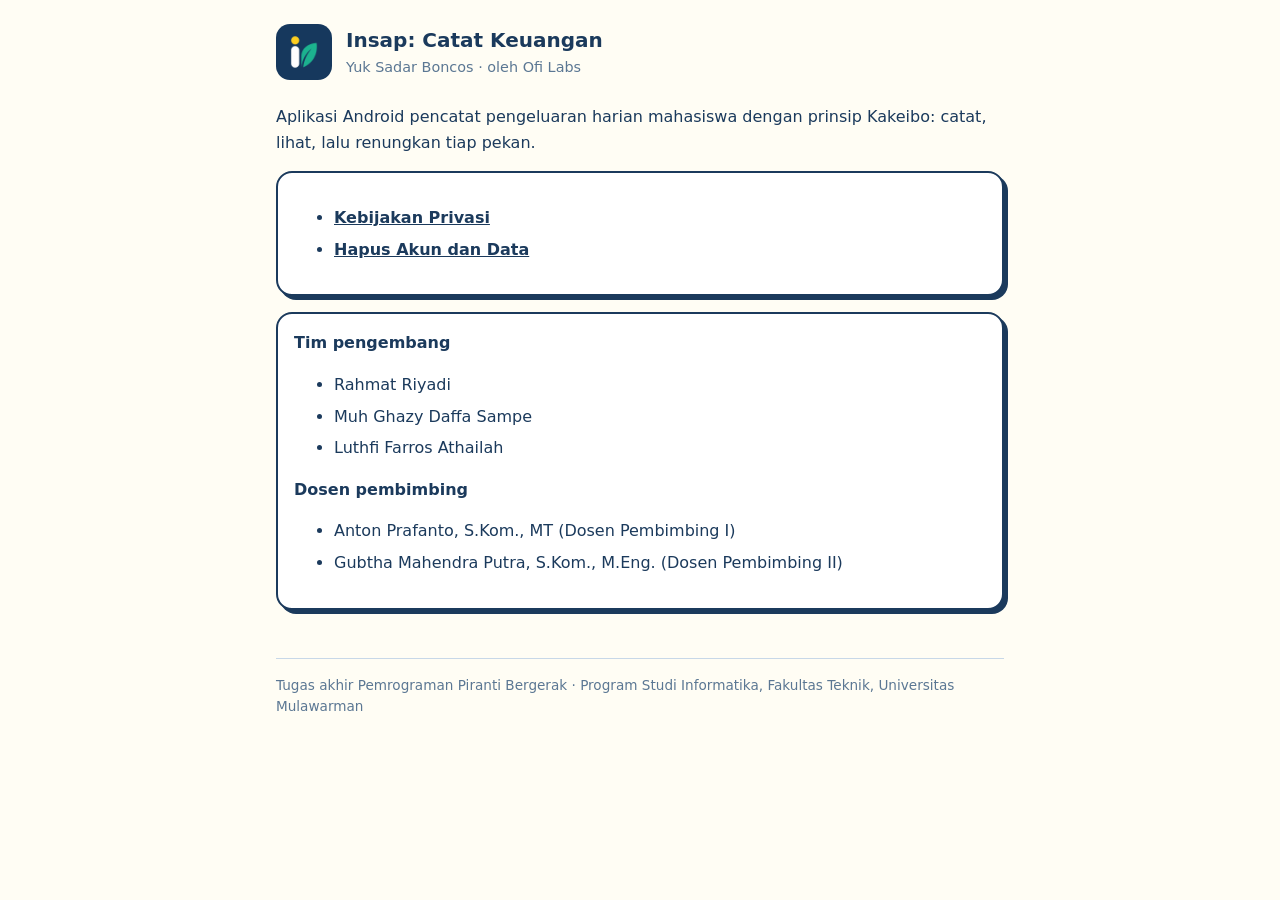
<file: index.html>
<!doctype html>
<html lang="id">
<head>
  <meta charset="utf-8">
  <meta name="viewport" content="width=device-width, initial-scale=1">
  <title>Insap: Catat Keuangan</title>
  <link rel="icon" href="ikon.png">
  <link rel="stylesheet" href="gaya.css">
</head>
<body>
<main>
  <header class="kepala">
    <img src="ikon.png" alt="Logo Insap">
    <div>
      <div class="nama">Insap: Catat Keuangan</div>
      <div class="sub">Yuk Sadar Boncos · oleh Ofi Labs</div>
    </div>
  </header>

  <p>Aplikasi Android pencatat pengeluaran harian mahasiswa dengan prinsip Kakeibo: catat, lihat, lalu renungkan tiap pekan.</p>

  <div class="kartu">
    <ul>
      <li><a href="kebijakan-privasi.html">Kebijakan Privasi</a></li>
      <li><a href="hapus-akun.html">Hapus Akun dan Data</a></li>
    </ul>
  </div>

  <div class="kartu">
    <strong>Tim pengembang</strong>
    <ul>
      <li>Rahmat Riyadi</li>
      <li>Muh Ghazy Daffa Sampe</li>
      <li>Luthfi Farros Athailah</li>
    </ul>
    <strong>Dosen pembimbing</strong>
    <ul>
      <li>Anton Prafanto, S.Kom., MT (Dosen Pembimbing I)</li>
      <li>Gubtha Mahendra Putra, S.Kom., M.Eng. (Dosen Pembimbing II)</li>
    </ul>
  </div>

  <footer>
    Tugas akhir Pemrograman Piranti Bergerak · Program Studi Informatika, Fakultas Teknik, Universitas Mulawarman
  </footer>
</main>
</body>
</html>
</file>
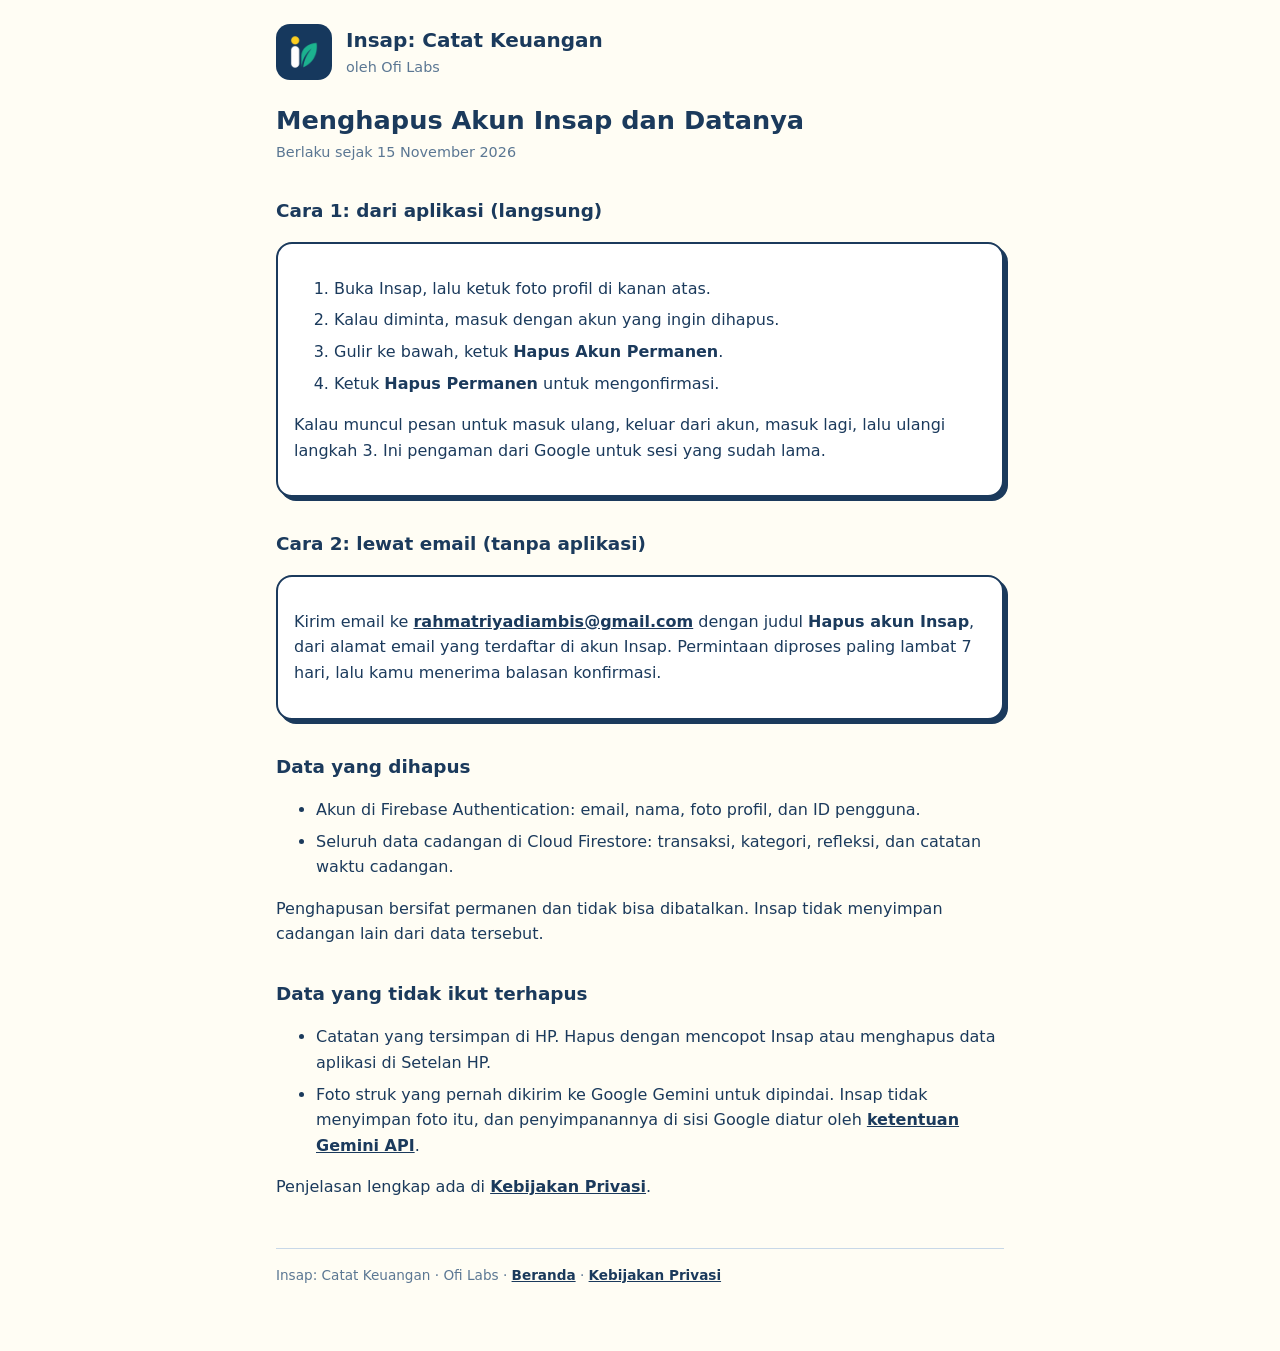
<file: hapus-akun.html>
<!doctype html>
<html lang="id">
<head>
  <meta charset="utf-8">
  <meta name="viewport" content="width=device-width, initial-scale=1">
  <title>Hapus Akun Insap</title>
  <link rel="icon" href="ikon.png">
  <link rel="stylesheet" href="gaya.css">
</head>
<body>
<main>
  <header class="kepala">
    <img src="ikon.png" alt="Logo Insap">
    <div>
      <div class="nama">Insap: Catat Keuangan</div>
      <div class="sub">oleh Ofi Labs</div>
    </div>
  </header>

  <h1>Menghapus Akun Insap dan Datanya</h1>
  <p class="tanggal">Berlaku sejak 15 November 2026</p>

  <h2>Cara 1: dari aplikasi (langsung)</h2>
  <div class="kartu">
    <ol>
      <li>Buka Insap, lalu ketuk foto profil di kanan atas.</li>
      <li>Kalau diminta, masuk dengan akun yang ingin dihapus.</li>
      <li>Gulir ke bawah, ketuk <strong>Hapus Akun Permanen</strong>.</li>
      <li>Ketuk <strong>Hapus Permanen</strong> untuk mengonfirmasi.</li>
    </ol>
    <p>Kalau muncul pesan untuk masuk ulang, keluar dari akun, masuk lagi, lalu ulangi langkah 3. Ini pengaman dari Google untuk sesi yang sudah lama.</p>
  </div>

  <h2>Cara 2: lewat email (tanpa aplikasi)</h2>
  <div class="kartu">
    <p>Kirim email ke <a href="mailto:rahmatriyadiambis@gmail.com?subject=Hapus%20akun%20Insap">rahmatriyadiambis@gmail.com</a> dengan judul <strong>Hapus akun Insap</strong>, dari alamat email yang terdaftar di akun Insap. Permintaan diproses paling lambat 7 hari, lalu kamu menerima balasan konfirmasi.</p>
  </div>

  <h2>Data yang dihapus</h2>
  <ul>
    <li>Akun di Firebase Authentication: email, nama, foto profil, dan ID pengguna.</li>
    <li>Seluruh data cadangan di Cloud Firestore: transaksi, kategori, refleksi, dan catatan waktu cadangan.</li>
  </ul>
  <p>Penghapusan bersifat permanen dan tidak bisa dibatalkan. Insap tidak menyimpan cadangan lain dari data tersebut.</p>

  <h2>Data yang tidak ikut terhapus</h2>
  <ul>
    <li>Catatan yang tersimpan di HP. Hapus dengan mencopot Insap atau menghapus data aplikasi di Setelan HP.</li>
    <li>Foto struk yang pernah dikirim ke Google Gemini untuk dipindai. Insap tidak menyimpan foto itu, dan penyimpanannya di sisi Google diatur oleh <a href="https://ai.google.dev/gemini-api/terms" target="_blank" rel="noopener">ketentuan Gemini API</a>.</li>
  </ul>

  <p>Penjelasan lengkap ada di <a href="kebijakan-privasi.html">Kebijakan Privasi</a>.</p>

  <footer>
    Insap: Catat Keuangan · Ofi Labs · <a href="index.html">Beranda</a> · <a href="kebijakan-privasi.html">Kebijakan Privasi</a>
  </footer>
</main>
</body>
</html>
</file>
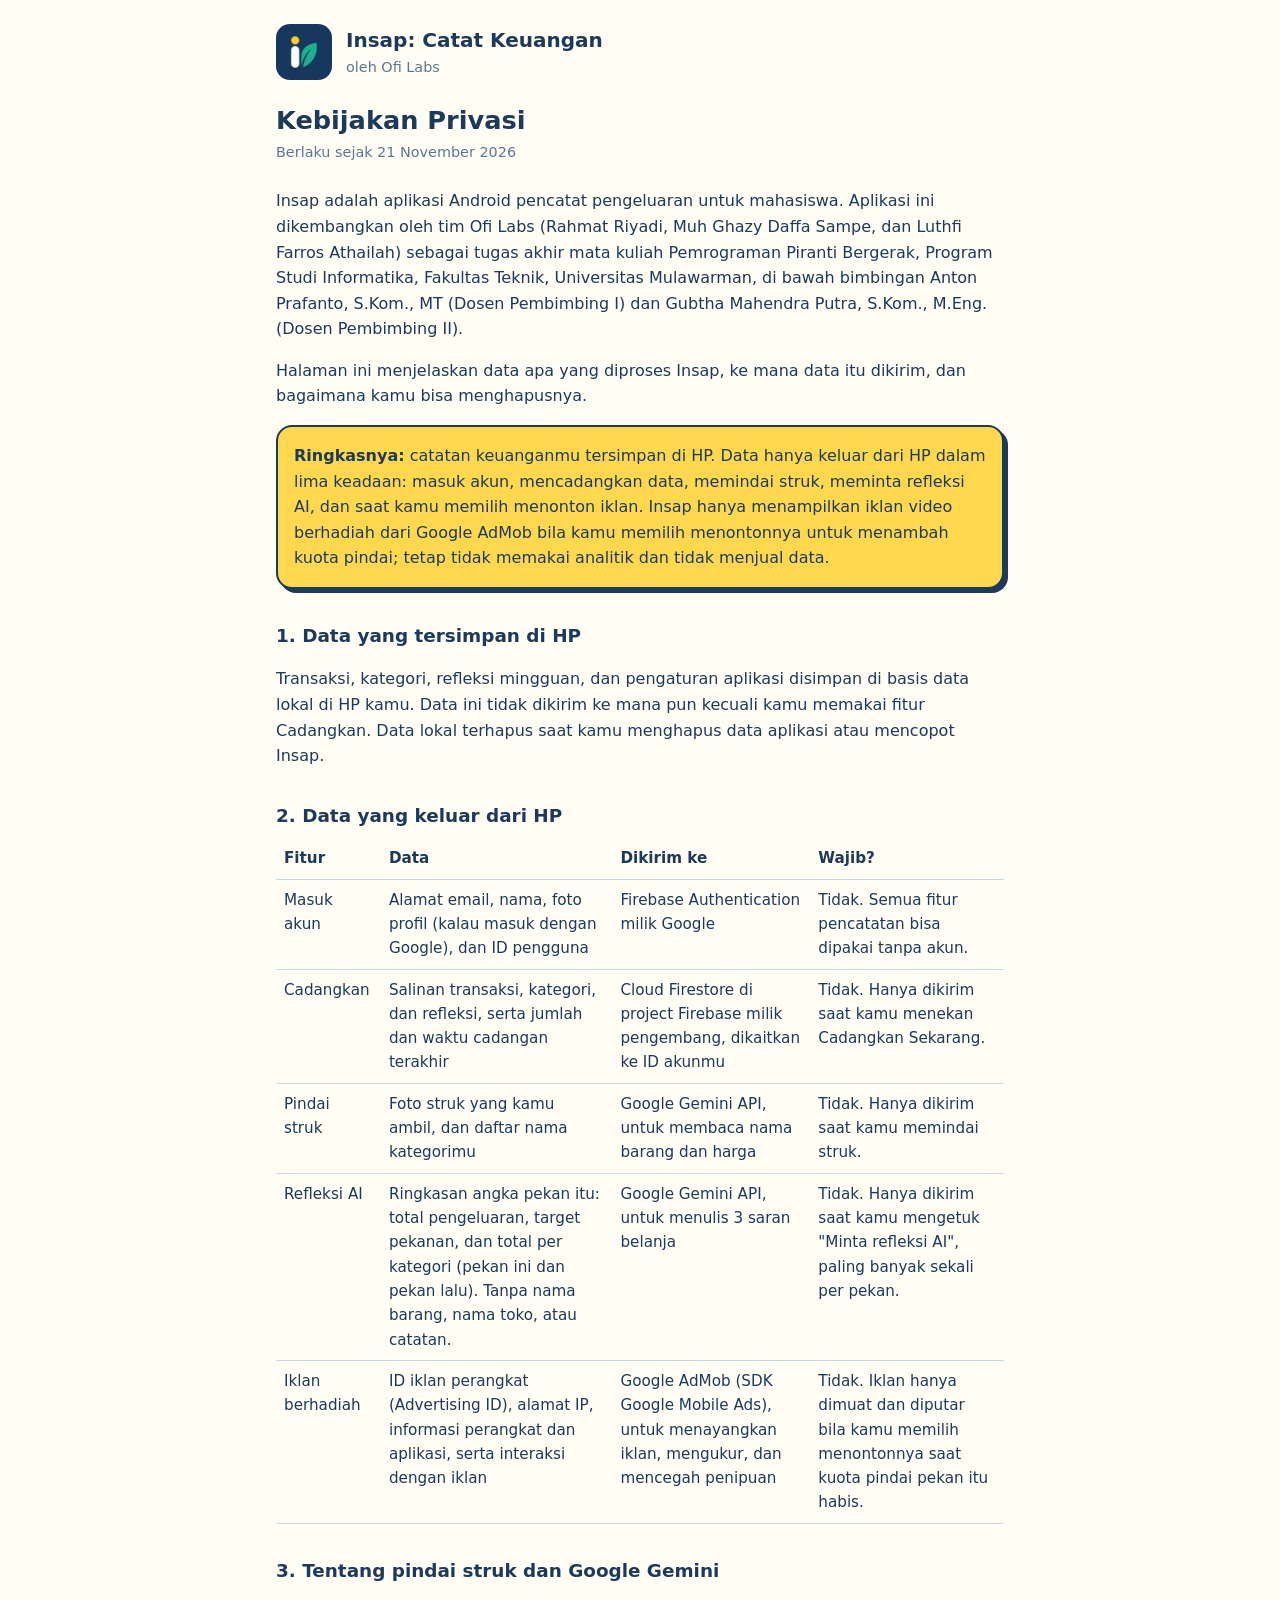
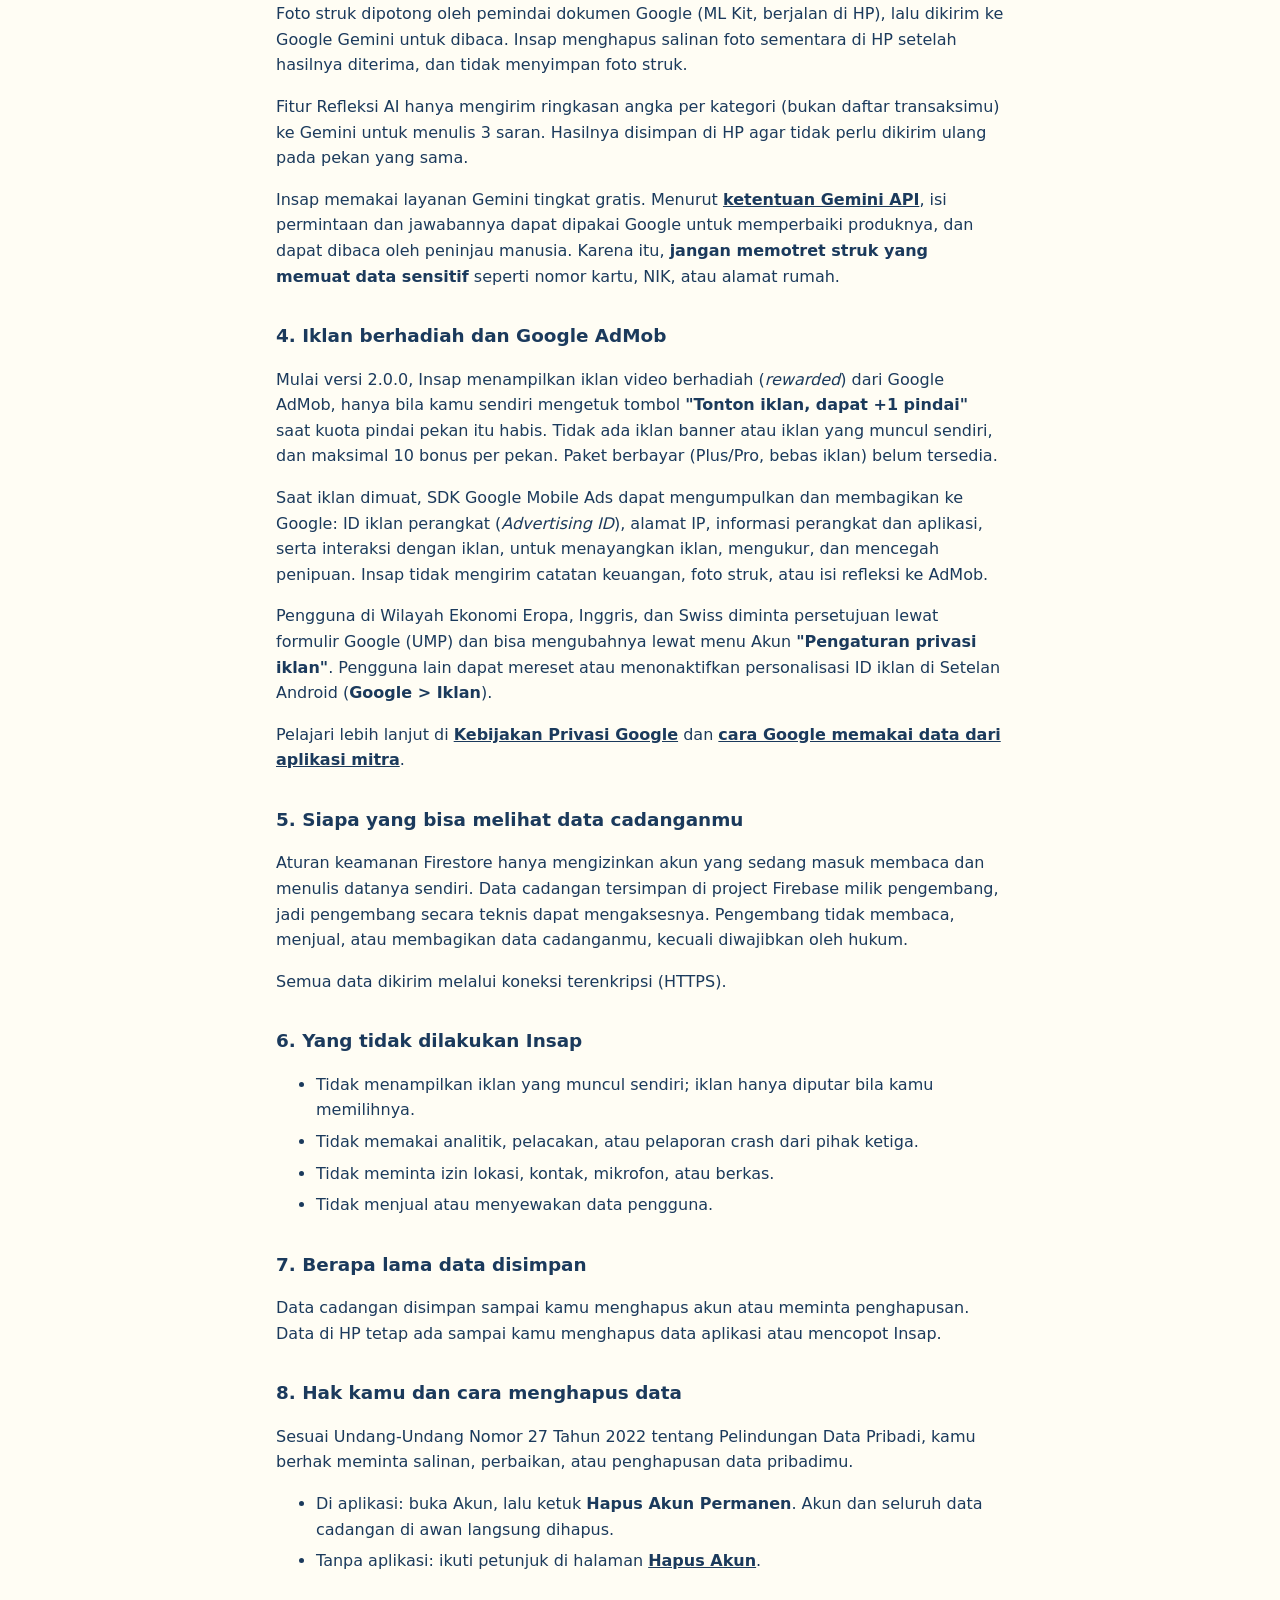
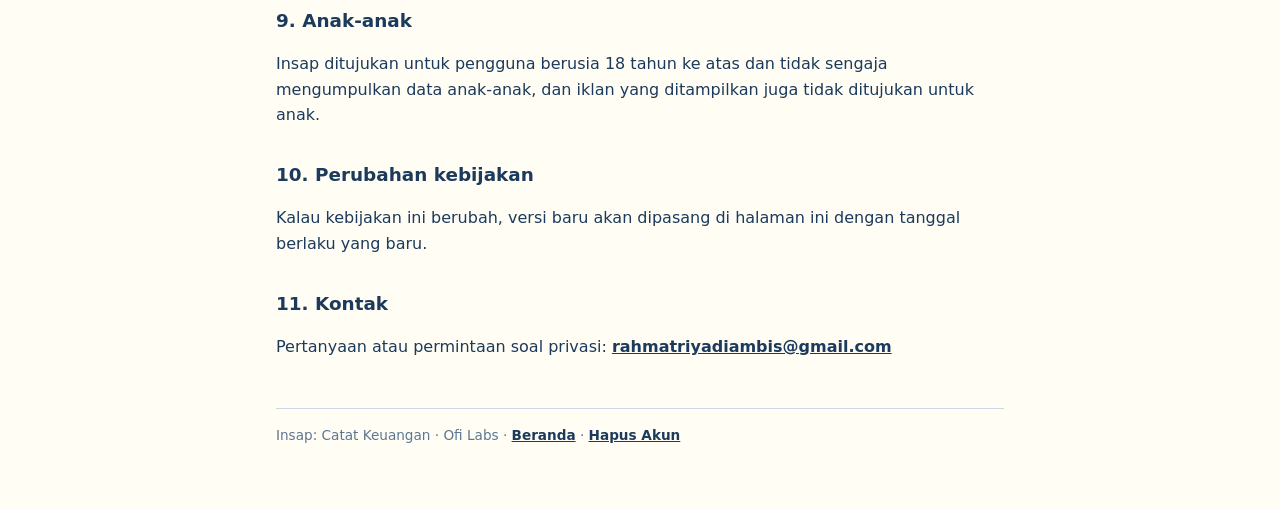
<file: kebijakan-privasi.html>
<!doctype html>
<html lang="id">
<head>
  <meta charset="utf-8">
  <meta name="viewport" content="width=device-width, initial-scale=1">
  <title>Kebijakan Privasi Insap</title>
  <link rel="icon" href="ikon.png">
  <link rel="stylesheet" href="gaya.css">
</head>
<body>
<main>
  <header class="kepala">
    <img src="ikon.png" alt="Logo Insap">
    <div>
      <div class="nama">Insap: Catat Keuangan</div>
      <div class="sub">oleh Ofi Labs</div>
    </div>
  </header>

  <h1>Kebijakan Privasi</h1>
  <p class="tanggal">Berlaku sejak 21 November 2026</p>

  <p>Insap adalah aplikasi Android pencatat pengeluaran untuk mahasiswa. Aplikasi ini dikembangkan oleh tim Ofi Labs (Rahmat Riyadi, Muh Ghazy Daffa Sampe, dan Luthfi Farros Athailah) sebagai tugas akhir mata kuliah Pemrograman Piranti Bergerak, Program Studi Informatika, Fakultas Teknik, Universitas Mulawarman, di bawah bimbingan Anton Prafanto, S.Kom., MT (Dosen Pembimbing I) dan Gubtha Mahendra Putra, S.Kom., M.Eng. (Dosen Pembimbing II).</p>
  <p>Halaman ini menjelaskan data apa yang diproses Insap, ke mana data itu dikirim, dan bagaimana kamu bisa menghapusnya.</p>

  <div class="kartu sorot">
    <strong>Ringkasnya:</strong> catatan keuanganmu tersimpan di HP. Data hanya keluar dari HP dalam lima keadaan: masuk akun, mencadangkan data, memindai struk, meminta refleksi AI, dan saat kamu memilih menonton iklan. Insap hanya menampilkan iklan video berhadiah dari Google AdMob bila kamu memilih menontonnya untuk menambah kuota pindai; tetap tidak memakai analitik dan tidak menjual data.
  </div>

  <h2>1. Data yang tersimpan di HP</h2>
  <p>Transaksi, kategori, refleksi mingguan, dan pengaturan aplikasi disimpan di basis data lokal di HP kamu. Data ini tidak dikirim ke mana pun kecuali kamu memakai fitur Cadangkan. Data lokal terhapus saat kamu menghapus data aplikasi atau mencopot Insap.</p>

  <h2>2. Data yang keluar dari HP</h2>
  <div class="tabel-gulir">
  <table>
    <tr><th>Fitur</th><th>Data</th><th>Dikirim ke</th><th>Wajib?</th></tr>
    <tr>
      <td>Masuk akun</td>
      <td>Alamat email, nama, foto profil (kalau masuk dengan Google), dan ID pengguna</td>
      <td>Firebase Authentication milik Google</td>
      <td>Tidak. Semua fitur pencatatan bisa dipakai tanpa akun.</td>
    </tr>
    <tr>
      <td>Cadangkan</td>
      <td>Salinan transaksi, kategori, dan refleksi, serta jumlah dan waktu cadangan terakhir</td>
      <td>Cloud Firestore di project Firebase milik pengembang, dikaitkan ke ID akunmu</td>
      <td>Tidak. Hanya dikirim saat kamu menekan Cadangkan Sekarang.</td>
    </tr>
    <tr>
      <td>Pindai struk</td>
      <td>Foto struk yang kamu ambil, dan daftar nama kategorimu</td>
      <td>Google Gemini API, untuk membaca nama barang dan harga</td>
      <td>Tidak. Hanya dikirim saat kamu memindai struk.</td>
    </tr>
    <tr>
      <td>Refleksi AI</td>
      <td>Ringkasan angka pekan itu: total pengeluaran, target pekanan, dan total per kategori (pekan ini dan pekan lalu). Tanpa nama barang, nama toko, atau catatan.</td>
      <td>Google Gemini API, untuk menulis 3 saran belanja</td>
      <td>Tidak. Hanya dikirim saat kamu mengetuk "Minta refleksi AI", paling banyak sekali per pekan.</td>
    </tr>
    <tr>
      <td>Iklan berhadiah</td>
      <td>ID iklan perangkat (Advertising ID), alamat IP, informasi perangkat dan aplikasi, serta interaksi dengan iklan</td>
      <td>Google AdMob (SDK Google Mobile Ads), untuk menayangkan iklan, mengukur, dan mencegah penipuan</td>
      <td>Tidak. Iklan hanya dimuat dan diputar bila kamu memilih menontonnya saat kuota pindai pekan itu habis.</td>
    </tr>
  </table>
  </div>

  <h2>3. Tentang pindai struk dan Google Gemini</h2>
  <p>Foto struk dipotong oleh pemindai dokumen Google (ML Kit, berjalan di HP), lalu dikirim ke Google Gemini untuk dibaca. Insap menghapus salinan foto sementara di HP setelah hasilnya diterima, dan tidak menyimpan foto struk.</p>
  <p>Fitur Refleksi AI hanya mengirim ringkasan angka per kategori (bukan daftar transaksimu) ke Gemini untuk menulis 3 saran. Hasilnya disimpan di HP agar tidak perlu dikirim ulang pada pekan yang sama.</p>
  <p>Insap memakai layanan Gemini tingkat gratis. Menurut <a href="https://ai.google.dev/gemini-api/terms" target="_blank" rel="noopener">ketentuan Gemini API</a>, isi permintaan dan jawabannya dapat dipakai Google untuk memperbaiki produknya, dan dapat dibaca oleh peninjau manusia. Karena itu, <strong>jangan memotret struk yang memuat data sensitif</strong> seperti nomor kartu, NIK, atau alamat rumah.</p>

  <h2>4. Iklan berhadiah dan Google AdMob</h2>
  <p>Mulai versi 2.0.0, Insap menampilkan iklan video berhadiah (<em>rewarded</em>) dari Google AdMob, hanya bila kamu sendiri mengetuk tombol <strong>"Tonton iklan, dapat +1 pindai"</strong> saat kuota pindai pekan itu habis. Tidak ada iklan banner atau iklan yang muncul sendiri, dan maksimal 10 bonus per pekan. Paket berbayar (Plus/Pro, bebas iklan) belum tersedia.</p>
  <p>Saat iklan dimuat, SDK Google Mobile Ads dapat mengumpulkan dan membagikan ke Google: ID iklan perangkat (<em>Advertising ID</em>), alamat IP, informasi perangkat dan aplikasi, serta interaksi dengan iklan, untuk menayangkan iklan, mengukur, dan mencegah penipuan. Insap tidak mengirim catatan keuangan, foto struk, atau isi refleksi ke AdMob.</p>
  <p>Pengguna di Wilayah Ekonomi Eropa, Inggris, dan Swiss diminta persetujuan lewat formulir Google (UMP) dan bisa mengubahnya lewat menu Akun <strong>"Pengaturan privasi iklan"</strong>. Pengguna lain dapat mereset atau menonaktifkan personalisasi ID iklan di Setelan Android (<strong>Google &gt; Iklan</strong>).</p>
  <p>Pelajari lebih lanjut di <a href="https://policies.google.com/privacy" target="_blank" rel="noopener">Kebijakan Privasi Google</a> dan <a href="https://policies.google.com/technologies/partner-sites" target="_blank" rel="noopener">cara Google memakai data dari aplikasi mitra</a>.</p>

  <h2>5. Siapa yang bisa melihat data cadanganmu</h2>
  <p>Aturan keamanan Firestore hanya mengizinkan akun yang sedang masuk membaca dan menulis datanya sendiri. Data cadangan tersimpan di project Firebase milik pengembang, jadi pengembang secara teknis dapat mengaksesnya. Pengembang tidak membaca, menjual, atau membagikan data cadanganmu, kecuali diwajibkan oleh hukum.</p>
  <p>Semua data dikirim melalui koneksi terenkripsi (HTTPS).</p>

  <h2>6. Yang tidak dilakukan Insap</h2>
  <ul>
    <li>Tidak menampilkan iklan yang muncul sendiri; iklan hanya diputar bila kamu memilihnya.</li>
    <li>Tidak memakai analitik, pelacakan, atau pelaporan crash dari pihak ketiga.</li>
    <li>Tidak meminta izin lokasi, kontak, mikrofon, atau berkas.</li>
    <li>Tidak menjual atau menyewakan data pengguna.</li>
  </ul>

  <h2>7. Berapa lama data disimpan</h2>
  <p>Data cadangan disimpan sampai kamu menghapus akun atau meminta penghapusan. Data di HP tetap ada sampai kamu menghapus data aplikasi atau mencopot Insap.</p>

  <h2>8. Hak kamu dan cara menghapus data</h2>
  <p>Sesuai Undang-Undang Nomor 27 Tahun 2022 tentang Pelindungan Data Pribadi, kamu berhak meminta salinan, perbaikan, atau penghapusan data pribadimu.</p>
  <ul>
    <li>Di aplikasi: buka Akun, lalu ketuk <strong>Hapus Akun Permanen</strong>. Akun dan seluruh data cadangan di awan langsung dihapus.</li>
    <li>Tanpa aplikasi: ikuti petunjuk di halaman <a href="hapus-akun.html">Hapus Akun</a>.</li>
  </ul>

  <h2>9. Anak-anak</h2>
  <p>Insap ditujukan untuk pengguna berusia 18 tahun ke atas dan tidak sengaja mengumpulkan data anak-anak, dan iklan yang ditampilkan juga tidak ditujukan untuk anak.</p>

  <h2>10. Perubahan kebijakan</h2>
  <p>Kalau kebijakan ini berubah, versi baru akan dipasang di halaman ini dengan tanggal berlaku yang baru.</p>

  <h2>11. Kontak</h2>
  <p>Pertanyaan atau permintaan soal privasi: <a href="mailto:rahmatriyadiambis@gmail.com">rahmatriyadiambis@gmail.com</a></p>

  <footer>
    Insap: Catat Keuangan · Ofi Labs · <a href="index.html">Beranda</a> · <a href="hapus-akun.html">Hapus Akun</a>
  </footer>
</main>
</body>
</html>
</file>
<file: gaya.css>
:root {
  --kertas: #fffdf4;
  --tinta: #1b3a5c;
  --tinta-lembut: #5b7793;
  --stabilo: #ffd84d;
  --garis: #c8d8e8;
  --kartu: #ffffff;
}

* {
  box-sizing: border-box;
}

body {
  margin: 0;
  background: var(--kertas);
  color: var(--tinta);
  font-family: "Nunito", system-ui, -apple-system, "Segoe UI", Roboto, sans-serif;
  line-height: 1.6;
}

main {
  max-width: 760px;
  margin: 0 auto;
  padding: 24px 16px 64px;
}

header.kepala {
  display: flex;
  align-items: center;
  gap: 14px;
  margin-bottom: 24px;
}

header.kepala img {
  width: 56px;
  height: 56px;
  border-radius: 14px;
}

header.kepala .nama {
  font-weight: 800;
  font-size: 1.25rem;
}

header.kepala .sub {
  color: var(--tinta-lembut);
  font-size: 0.9rem;
}

h1 {
  font-size: 1.6rem;
  line-height: 1.3;
  margin: 0 0 4px;
}

h2 {
  font-size: 1.15rem;
  margin: 32px 0 8px;
}

.tanggal {
  color: var(--tinta-lembut);
  font-size: 0.9rem;
  margin: 0 0 24px;
}

.kartu {
  background: var(--kartu);
  border: 2px solid var(--tinta);
  border-radius: 16px;
  padding: 16px;
  box-shadow: 4px 4px 0 var(--tinta);
  margin: 16px 0;
}

.sorot {
  background: var(--stabilo);
}

a {
  color: var(--tinta);
  font-weight: 700;
}

table {
  width: 100%;
  border-collapse: collapse;
  font-size: 0.95rem;
}

th,
td {
  text-align: left;
  vertical-align: top;
  padding: 8px;
  border-bottom: 1px solid var(--garis);
}

th {
  font-weight: 800;
}

.tabel-gulir {
  overflow-x: auto;
}

ol li,
ul li {
  margin-bottom: 6px;
}

footer {
  margin-top: 48px;
  color: var(--tinta-lembut);
  font-size: 0.85rem;
  border-top: 1px solid var(--garis);
  padding-top: 16px;
}
</file>
